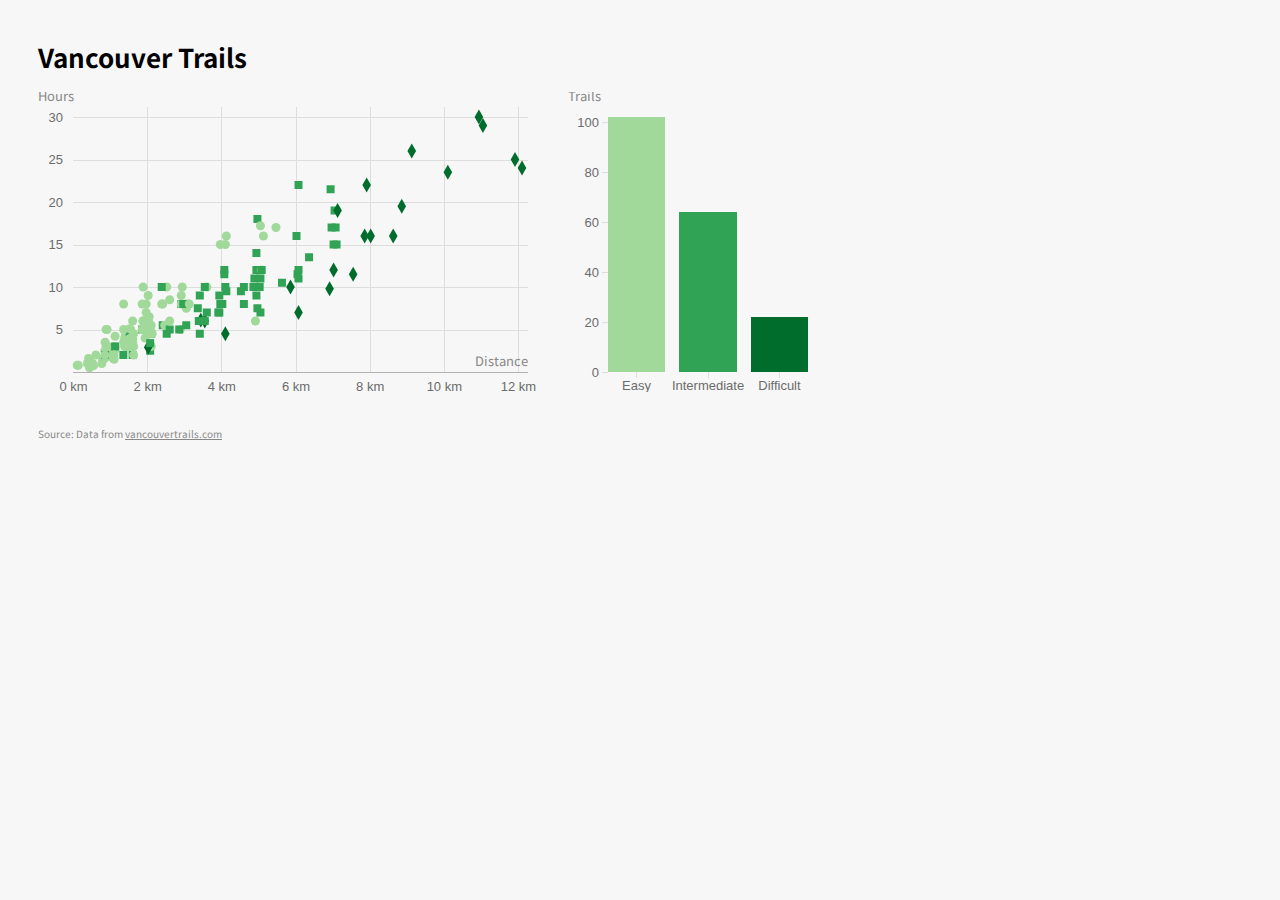
<file: trails-skeleton/index.html>
<!DOCTYPE html>
<html>
<head>
    <title>D3 Linked Charts - Basic</title>
    <link rel="stylesheet" href="css/style.css">
    <link href="https://fonts.googleapis.com/css2?family=Noto+Sans+JP:wght@500;700&display=swap" rel="stylesheet">
</head>
<body> 
    <h1>Vancouver Trails</h1>
    <!-- The wrapper div, called "container", has the display "flex" in the CSS
    to help position both divs close to each other on the page.-->
    <div class="container">

        <!-- We have two divs, one for each SVG.The class for the scatterplot div
        helps with left/right positioning-->
        <div class="margin-right"><svg id="scatterplot"></svg></div>
        <div><svg id="barchart"></svg></div>

    </div>

    <div class="source">
        Source: Data from <a href="https://vancouvertrails.com/trails/">vancouvertrails.com</a>
    </div>

    <!-- Similar tooltip code that we have used previously -->
    <div id="tooltip"></div>
    
    <!-- Order matters: we first import D3, then we use it in 
    scatterplot and barchart. We use our Scatterplot and Barchart
    objects in our main.js, so it should be last. -->
    <script src="js/d3.v6.min.js"></script>
    <script src="js/scatterplot.js"></script>
    <script src="js/barchart.js"></script>
    <script src="js/main.js"></script>
</body>
</html>
</file>
<file: trails-skeleton/css/style.css>
body {
    font-family: 'Noto Sans JP', sans-serif;
    font-size: 13px;
    padding: 30px;
    background: #f7f7f7;
  }
  
  .container {
    display: flex;
  }
  
  .margin-right {
    margin-right: 30px;
  }
  
  h1 {
    margin-top: 0;
  }
  
  .source {
    margin-top: 30px;
    font-size: 10px;
    color: #888;
  }
  .source a {
    color: #888;
  }
  
  /* Marks */
  .point:hover {
    stroke: #333;
  }
  .bar {
    shape-rendering: crispEdges;
  }
  
  .bar:hover {
    stroke: #777;
  }
  .bar.active {
    stroke: #333;
  }
  
  
  /* Axes */
  .axis line {
    fill: none;
    stroke: #ddd;
    shape-rendering: crispEdges;
  }
  .axis text {
    font-size: 13px;
    fill: #6b6b6b;
  }
  .axis-title {
    font-size: 13px;
    fill: #888;
  }
  .y-axis .tick:first-child line {
    stroke: #b1b1b1;
  }
  .y-axis .tick:first-child text {
    display: none;
  }
  .x-axis .tick:first-child line {
    display: none;
  }
  .axis path {
    display: none;
  }
  
  
  /* Tooltip */
  #tooltip {
    position: absolute;
    display: none;
    background: #fff;
    box-shadow: 3px 3px 3px 0px rgb(92 92 92 / 0.5);
    border: 1px solid #ddd;
    font-size: 12px;
    font-weight: 500;
    padding: 8px;
    min-width: 160px;
    color: #333;
  }
  .tooltip-title {
    color: #000;
    font-size: 14px;
    font-weight: 600;
  }
  #tooltip ul {
    margin: 5px 0 0 0;
    padding-left: 20px;
  }
</file>
